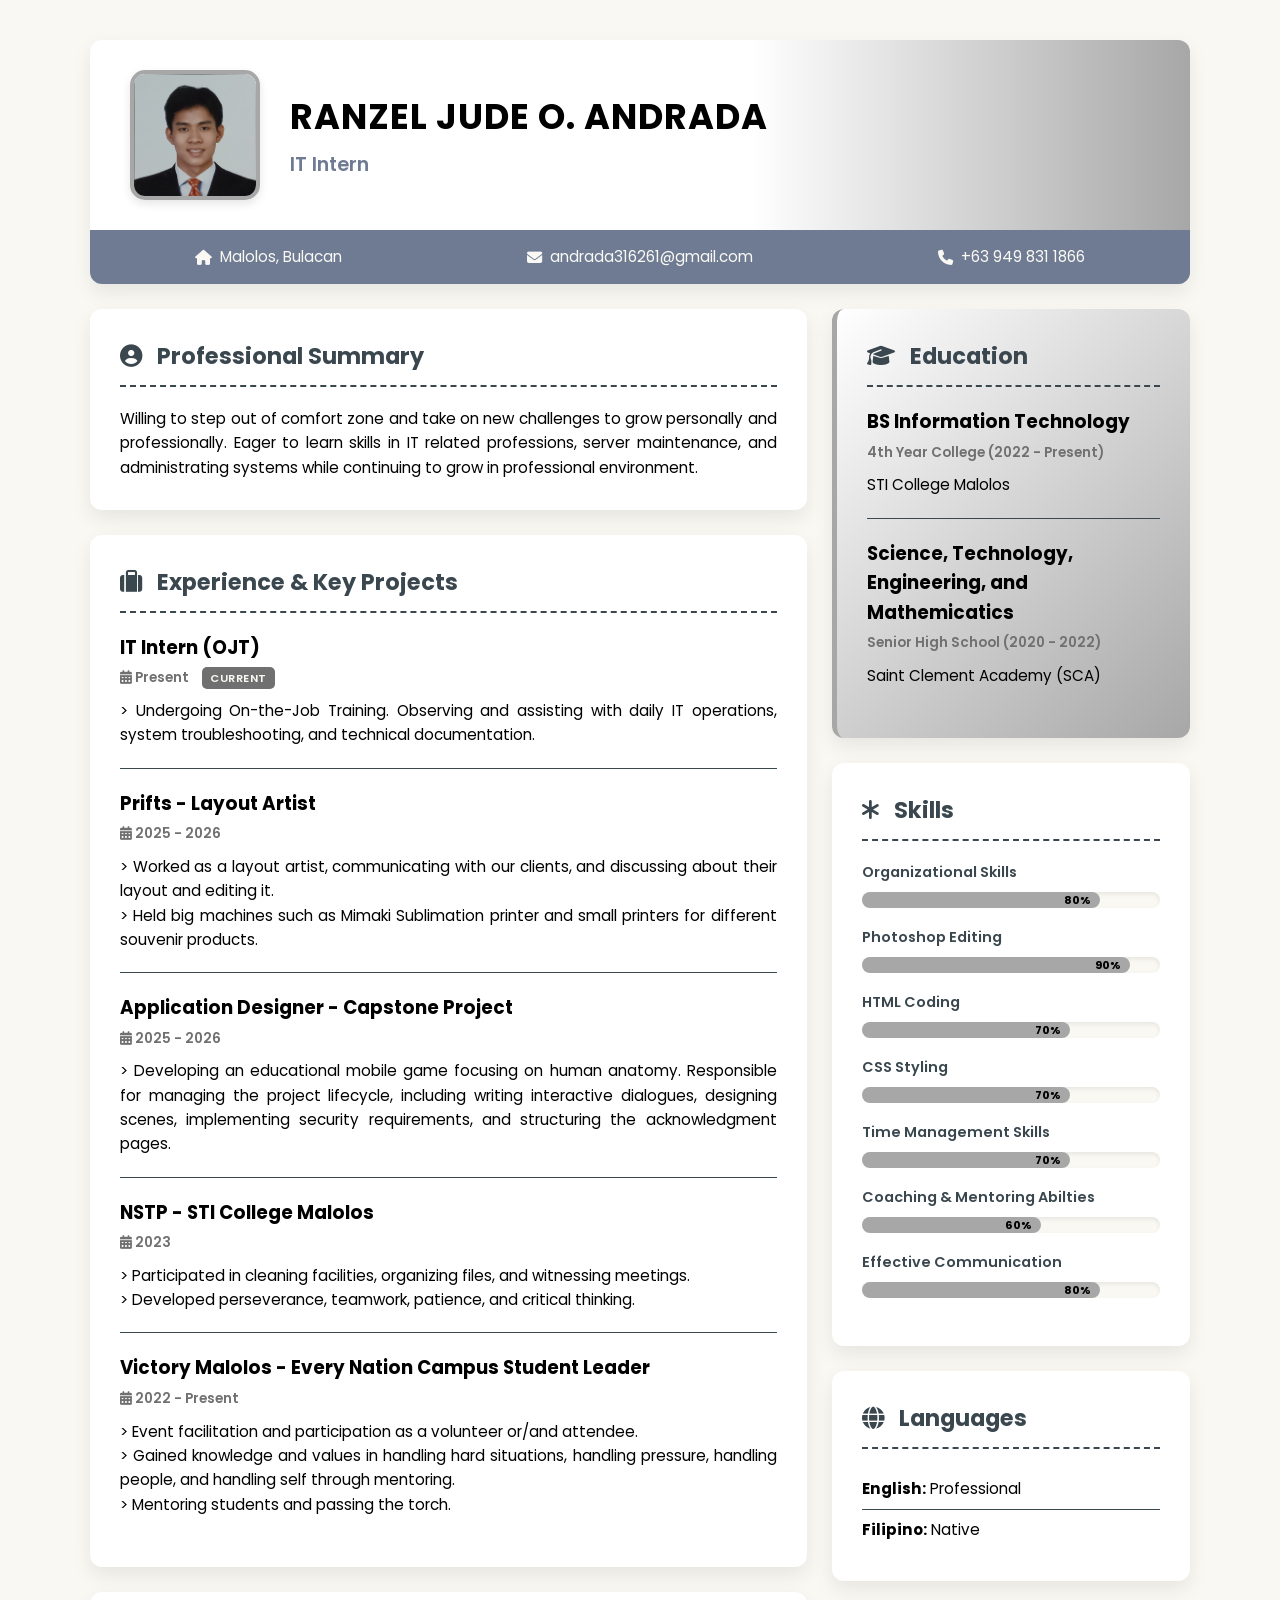
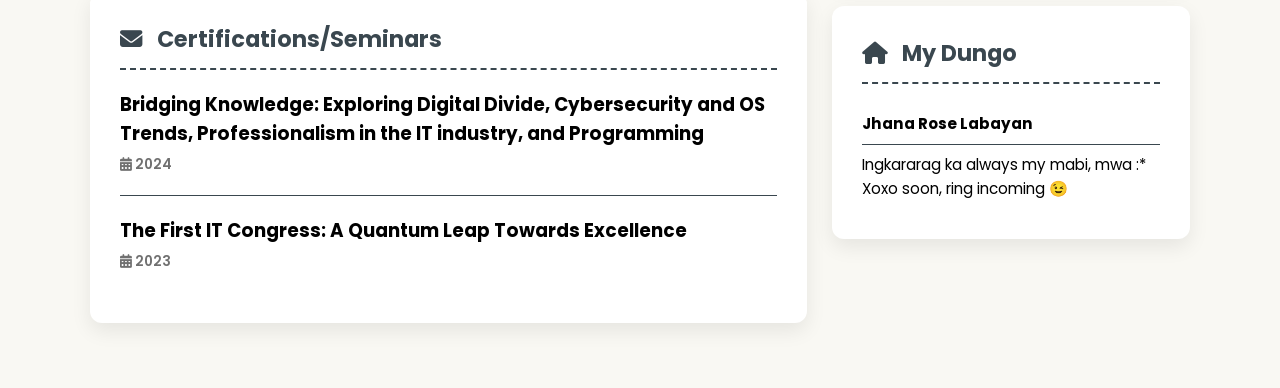
<file: index.html>
<!DOCTYPE html>
<html lang="en">
<head>
    <meta charset="UTF-8">
    <meta name="viewport" content="width=device-width, initial-scale=1.0">
    <title>My Curriculum Vitae</title>
    <link rel="stylesheet" href="vcdesign.css">
    <link rel="stylesheet" href="https://cdnjs.cloudflare.com/ajax/libs/font-awesome/6.4.0/css/all.min.css">
    <link href="https://fonts.googleapis.com/css2?family=Poppins:wght@300;400;600;700&display=swap" rel="stylesheet">
</head>
<body>

<div class="cv-wrapper">
    
    <header class="card header-card">
        <div class="profile-top">
            <img src="1x1.jpg" alt="Profile Picture" class="avatar">
            <div class="name-title-box">
                <h1 class="name-highlight">Ranzel Jude O. Andrada</h1>
                <p class="subtitle">IT Intern</p>
            </div>
        </div>
        <div class="contact-ribbon">
            <span class="contact-item"><i class="fas fa-home icon-green"></i> Malolos, Bulacan</span>
            <span class="contact-item"><i class="fas fa-envelope icon-green"></i> andrada316261@gmail.com</span>
            <span class="contact-item"><i class="fas fa-phone icon-green"></i> +63 949 831 1866</span>
        </div>
    </header>

    <div class="main-grid">
        
        <main class="left-col">
            
            <section class="card content-box">
                <h2 class="section-title"><i class="fas fa-user-circle"></i> Professional Summary</h2>
                <p class="body-text">
                    Willing to step out of comfort zone and take on new challenges to grow personally and professionally. Eager to learn skills in IT related professions, server maintenance, and administrating systems while continuing to grow in professional environment.
                </p>
            </section>

            <section class="card content-box">
                <h2 class="section-title"><i class="fas fa-suitcase"></i> Experience & Key Projects</h2>
                
                <div class="timeline-item">
                    <h3 class="role-title">IT Intern (OJT)</h3>
                    <h4 class="date-location"><i class="fas fa-calendar-alt"></i> Present <span class="tag">Current</span></h4>
                    <p class="body-text">
                        > Undergoing On-the-Job Training. Observing and assisting with daily IT operations, system troubleshooting, and technical documentation.</p>
                </div>

                <hr class="inner-divider">

                <div class="timeline-item">
                    <h3 class="role-title">Prifts - Layout Artist</h3>
                    <h4 class="date-location"><i class="fas fa-calendar-alt"></i> 2025 - 2026</h4>
                    <p class="body-text">
                        > Worked as a layout artist, communicating with our clients, and discussing about their layout and editing it.
                        <br>
                        > Held big machines such as Mimaki Sublimation printer and small printers for different souvenir products.
                    </p>
                </div>

                <hr class="inner-divider">

                <div class="timeline-item">
                    <h3 class="role-title">Application Designer - Capstone Project</h3>
                    <h4 class="date-location"><i class="fas fa-calendar-alt"></i> 2025 - 2026</h4>
                    <p class="body-text">
                        > Developing an educational mobile game focusing on human anatomy. Responsible for managing the project lifecycle, including writing interactive dialogues, designing scenes, implementing security requirements, and structuring the acknowledgment pages.</p>
                </div>

                <hr class="inner-divider">

                <div class="timeline-item">
                    <h3 class="role-title">NSTP - STI College Malolos</h3>
                    <h4 class="date-location"><i class="fas fa-calendar-alt"></i> 2023</h4>
                    <p class="body-text">
                        > Participated in cleaning facilities, organizing files, and witnessing meetings.
                        <br>
                        > Developed perseverance, teamwork, patience, and critical thinking.
                    </p>
                </div>

                <hr class="inner-divider">

                <div class="timeline-item">
                    <h3 class="role-title">Victory Malolos - Every Nation Campus Student Leader</h3>
                    <h4 class="date-location"><i class="fas fa-calendar-alt"></i> 2022 - Present</h4>
                    <p class="body-text">
                        > Event facilitation and participation as a volunteer or/and attendee.
                        <br>
                        > Gained knowledge and values in handling hard situations, handling pressure, handling people, and handling self through mentoring.
                        <br>
                        > Mentoring students and passing the torch.
                    </p>
                </div>
            </section>

            <section class="card content-box">
                <h2 class="section-title"><i class="fas fa-envelope"></i> Certifications/Seminars</h2>

                <div class="timeline-item">
                    <h3 class="role-title">Bridging Knowledge: Exploring Digital Divide, Cybersecurity and OS Trends, Professionalism in the IT industry, and Programming</h3>
                    <h4 class="date-location"><i class="fas fa-calendar-alt"></i> 2024</h4>
                </div>

                <hr class="inner-divider">

                <div class="timeline-item">
                    <h3 class="role-title">The First IT Congress: A Quantum Leap Towards Excellence</h3>
                    <h4 class="date-location"><i class="fas fa-calendar-alt"></i> 2023</h4>
                </div>
            </section>
        </main>

        <aside class="right-col">
            
            <section class="card content-box highlighted-box">
                <h2 class="section-title"><i class="fas fa-graduation-cap"></i> Education</h2>
                <div class="timeline-item">
                    <h3 class="role-title">BS Information Technology</h3>
                    <h4 class="date-location">4th Year College (2022 - Present)</h4>
                    <p class="body-text">STI College Malolos</p>
                </div>

                <hr class="inner-divider">

                <div class="timeline-item">
                    <h3 class="role-title">Science, Technology, Engineering, and Mathemicatics</h3>
                    <h4 class="date-location">Senior High School (2020 - 2022)</h4>
                    <p class="body-text">Saint Clement Academy (SCA)</p>
                </div>
            </section>

            <section class="card content-box">
                <h2 class="section-title"><i class="fas fa-asterisk"></i> Skills</h2>
                
                <div class="skill-item">
                    <p>Organizational Skills</p>
                    <div class="progress-bg">
                        <div class="progress-bar" style="width: 80%;">80%</div>
                    </div>
                </div>
                
                <div class="skill-item">
                    <p>Photoshop Editing</p>
                    <div class="progress-bg">
                        <div class="progress-bar" style="width: 90%;">90%</div>
                    </div>
                </div>

                <div class="skill-item">
                    <p>HTML Coding</p>
                    <div class="progress-bg">
                        <div class="progress-bar" style="width: 70%;">70%</div>
                    </div>
                </div>

                <div class="skill-item">
                    <p>CSS Styling</p>
                    <div class="progress-bg">
                        <div class="progress-bar" style="width: 70%;">70%</div>
                    </div>
                </div>

                <div class="skill-item">
                    <p>Time Management Skills</p>
                    <div class="progress-bg">
                        <div class="progress-bar" style="width: 70%;">70%</div>
                    </div>
                </div>

                <div class="skill-item">
                    <p>Coaching & Mentoring Abilties</p>
                    <div class="progress-bg">
                        <div class="progress-bar" style="width: 60%;">60%</div>
                    </div>
                </div>

                <div class="skill-item">
                    <p>Effective Communication</p>
                    <div class="progress-bg">
                        <div class="progress-bar" style="width: 80%;">80%</div>
                    </div>
                </div>


            </section>

            <section class="card content-box">
                <h2 class="section-title"><i class="fas fa-globe"></i> Languages</h2>
                <ul class="custom-list">
                    <li><strong>English:</strong> Professional</li>
                    <li><strong>Filipino:</strong> Native</li>
                </ul>
            </section>

            <section class="card content-box">
                <h2 class="section-title"><i class="fas fa-home"></i> My Dungo</h2>
                <ul class="custom-list">
                    <li><strong>Jhana Rose Labayan</strong></li>
                    <li>
                        Ingkararag ka always my mabi, mwa :*
                        <br>
                        Xoxo soon, ring incoming 😉
                    </li>
                </ul>
            </section>

        </aside>
    </div>
</div>

</body>
</html>
</file>
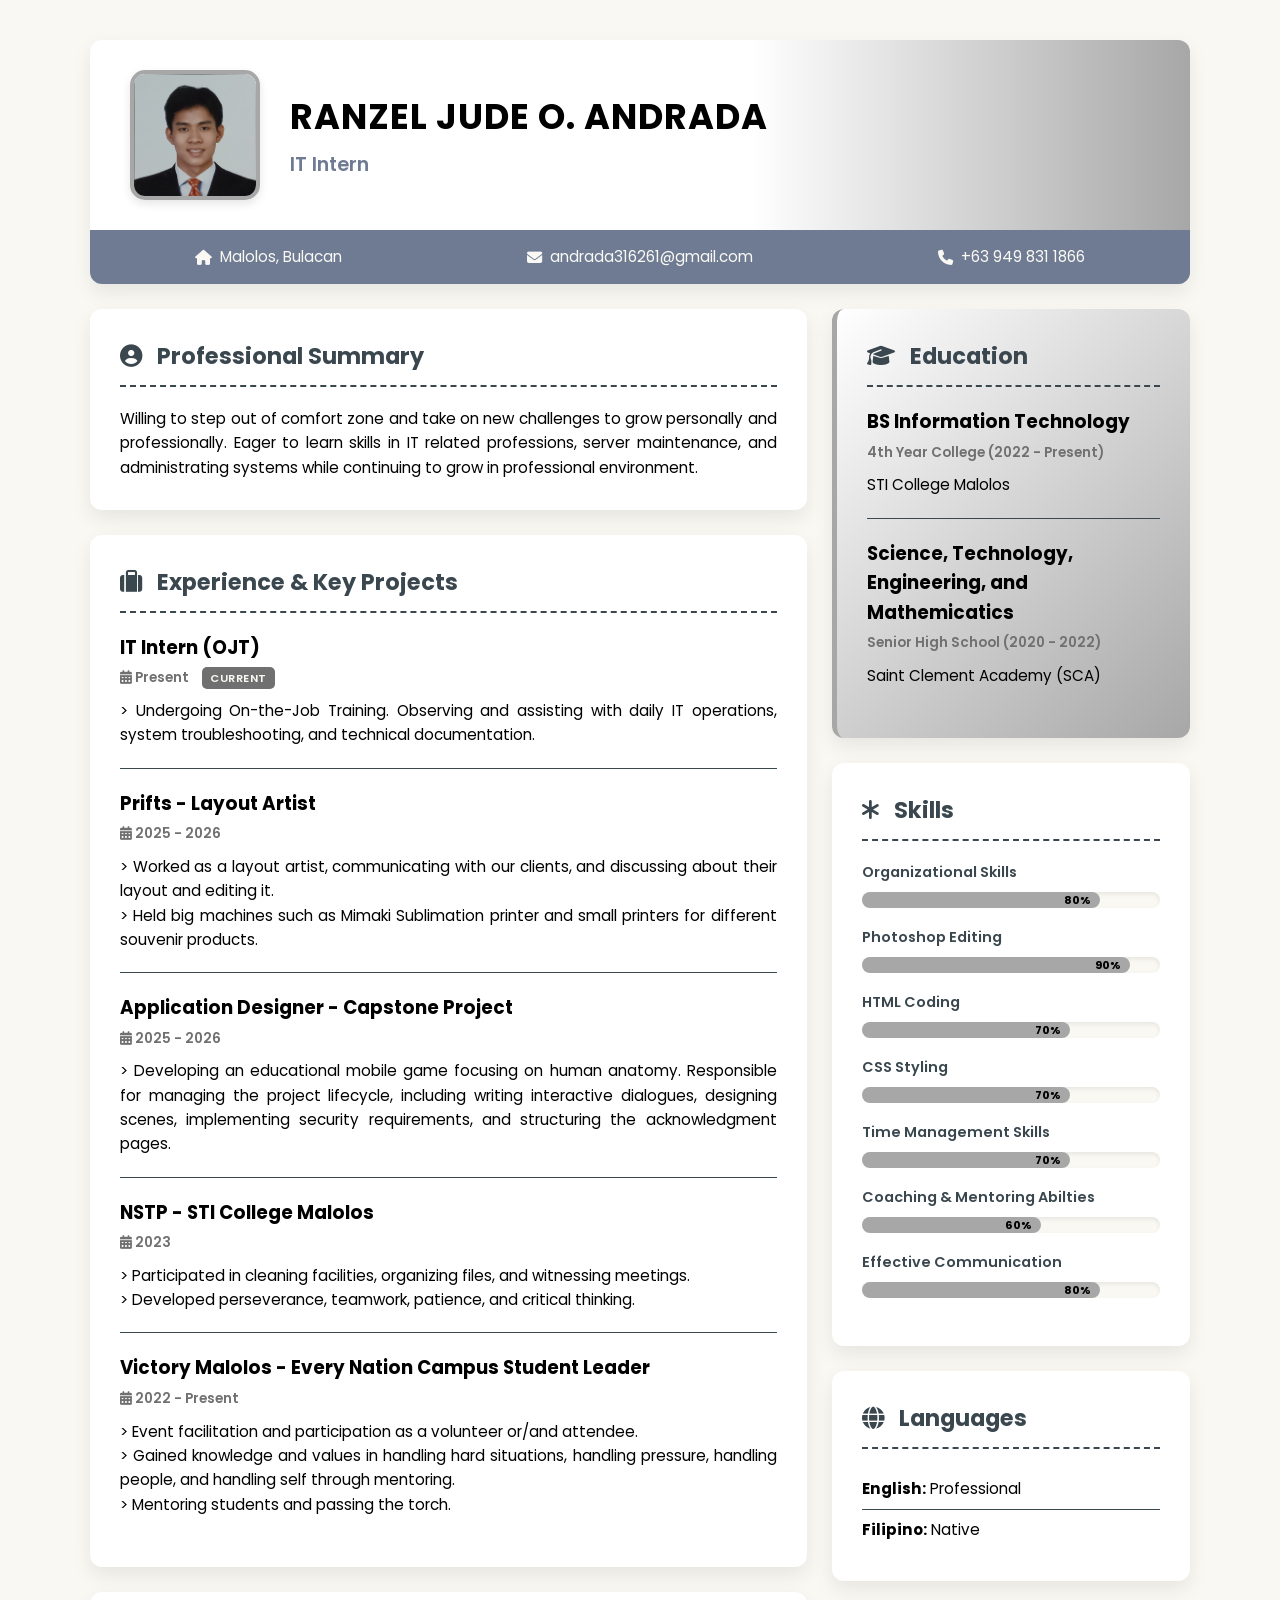
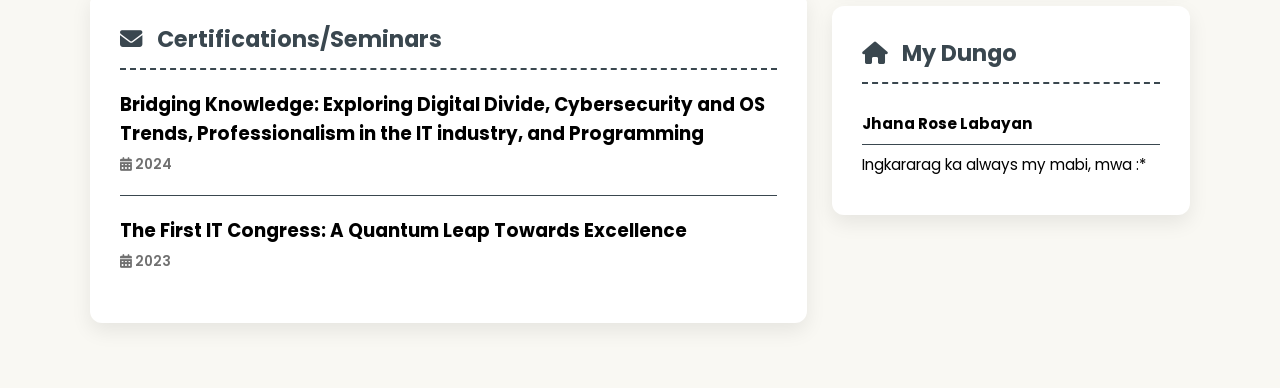
<file: andradacv.html>
<!DOCTYPE html>
<html lang="en">
<head>
    <meta charset="UTF-8">
    <meta name="viewport" content="width=device-width, initial-scale=1.0">
    <title>My Curriculum Vitae</title>
    <link rel="stylesheet" href="vcdesign.css">
    <link rel="stylesheet" href="https://cdnjs.cloudflare.com/ajax/libs/font-awesome/6.4.0/css/all.min.css">
    <link href="https://fonts.googleapis.com/css2?family=Poppins:wght@300;400;600;700&display=swap" rel="stylesheet">
</head>
<body>

<div class="cv-wrapper">
    
    <header class="card header-card">
        <div class="profile-top">
            <img src="1x1.jpg" alt="Profile Picture" class="avatar">
            <div class="name-title-box">
                <h1 class="name-highlight">Ranzel Jude O. Andrada</h1>
                <p class="subtitle">IT Intern</p>
            </div>
        </div>
        <div class="contact-ribbon">
            <span class="contact-item"><i class="fas fa-home icon-green"></i> Malolos, Bulacan</span>
            <span class="contact-item"><i class="fas fa-envelope icon-green"></i> andrada316261@gmail.com</span>
            <span class="contact-item"><i class="fas fa-phone icon-green"></i> +63 949 831 1866</span>
        </div>
    </header>

    <div class="main-grid">
        
        <main class="left-col">
            
            <section class="card content-box">
                <h2 class="section-title"><i class="fas fa-user-circle"></i> Professional Summary</h2>
                <p class="body-text">
                    Willing to step out of comfort zone and take on new challenges to grow personally and professionally. Eager to learn skills in IT related professions, server maintenance, and administrating systems while continuing to grow in professional environment.
                </p>
            </section>

            <section class="card content-box">
                <h2 class="section-title"><i class="fas fa-suitcase"></i> Experience & Key Projects</h2>
                
                <div class="timeline-item">
                    <h3 class="role-title">IT Intern (OJT)</h3>
                    <h4 class="date-location"><i class="fas fa-calendar-alt"></i> Present <span class="tag">Current</span></h4>
                    <p class="body-text">
                        > Undergoing On-the-Job Training. Observing and assisting with daily IT operations, system troubleshooting, and technical documentation.</p>
                </div>

                <hr class="inner-divider">

                <div class="timeline-item">
                    <h3 class="role-title">Prifts - Layout Artist</h3>
                    <h4 class="date-location"><i class="fas fa-calendar-alt"></i> 2025 - 2026</h4>
                    <p class="body-text">
                        > Worked as a layout artist, communicating with our clients, and discussing about their layout and editing it.
                        <br>
                        > Held big machines such as Mimaki Sublimation printer and small printers for different souvenir products.
                    </p>
                </div>

                <hr class="inner-divider">

                <div class="timeline-item">
                    <h3 class="role-title">Application Designer - Capstone Project</h3>
                    <h4 class="date-location"><i class="fas fa-calendar-alt"></i> 2025 - 2026</h4>
                    <p class="body-text">
                        > Developing an educational mobile game focusing on human anatomy. Responsible for managing the project lifecycle, including writing interactive dialogues, designing scenes, implementing security requirements, and structuring the acknowledgment pages.</p>
                </div>

                <hr class="inner-divider">

                <div class="timeline-item">
                    <h3 class="role-title">NSTP - STI College Malolos</h3>
                    <h4 class="date-location"><i class="fas fa-calendar-alt"></i> 2023</h4>
                    <p class="body-text">
                        > Participated in cleaning facilities, organizing files, and witnessing meetings.
                        <br>
                        > Developed perseverance, teamwork, patience, and critical thinking.
                    </p>
                </div>

                <hr class="inner-divider">

                <div class="timeline-item">
                    <h3 class="role-title">Victory Malolos - Every Nation Campus Student Leader</h3>
                    <h4 class="date-location"><i class="fas fa-calendar-alt"></i> 2022 - Present</h4>
                    <p class="body-text">
                        > Event facilitation and participation as a volunteer or/and attendee.
                        <br>
                        > Gained knowledge and values in handling hard situations, handling pressure, handling people, and handling self through mentoring.
                        <br>
                        > Mentoring students and passing the torch.
                    </p>
                </div>
            </section>

            <section class="card content-box">
                <h2 class="section-title"><i class="fas fa-envelope"></i> Certifications/Seminars</h2>

                <div class="timeline-item">
                    <h3 class="role-title">Bridging Knowledge: Exploring Digital Divide, Cybersecurity and OS Trends, Professionalism in the IT industry, and Programming</h3>
                    <h4 class="date-location"><i class="fas fa-calendar-alt"></i> 2024</h4>
                </div>

                <hr class="inner-divider">

                <div class="timeline-item">
                    <h3 class="role-title">The First IT Congress: A Quantum Leap Towards Excellence</h3>
                    <h4 class="date-location"><i class="fas fa-calendar-alt"></i> 2023</h4>
                </div>
            </section>
        </main>

        <aside class="right-col">
            
            <section class="card content-box highlighted-box">
                <h2 class="section-title"><i class="fas fa-graduation-cap"></i> Education</h2>
                <div class="timeline-item">
                    <h3 class="role-title">BS Information Technology</h3>
                    <h4 class="date-location">4th Year College (2022 - Present)</h4>
                    <p class="body-text">STI College Malolos</p>
                </div>

                <hr class="inner-divider">

                <div class="timeline-item">
                    <h3 class="role-title">Science, Technology, Engineering, and Mathemicatics</h3>
                    <h4 class="date-location">Senior High School (2020 - 2022)</h4>
                    <p class="body-text">Saint Clement Academy (SCA)</p>
                </div>
            </section>

            <section class="card content-box">
                <h2 class="section-title"><i class="fas fa-asterisk"></i> Skills</h2>
                
                <div class="skill-item">
                    <p>Organizational Skills</p>
                    <div class="progress-bg">
                        <div class="progress-bar" style="width: 80%;">80%</div>
                    </div>
                </div>
                
                <div class="skill-item">
                    <p>Photoshop Editing</p>
                    <div class="progress-bg">
                        <div class="progress-bar" style="width: 90%;">90%</div>
                    </div>
                </div>

                <div class="skill-item">
                    <p>HTML Coding</p>
                    <div class="progress-bg">
                        <div class="progress-bar" style="width: 70%;">70%</div>
                    </div>
                </div>

                <div class="skill-item">
                    <p>CSS Styling</p>
                    <div class="progress-bg">
                        <div class="progress-bar" style="width: 70%;">70%</div>
                    </div>
                </div>

                <div class="skill-item">
                    <p>Time Management Skills</p>
                    <div class="progress-bg">
                        <div class="progress-bar" style="width: 70%;">70%</div>
                    </div>
                </div>

                <div class="skill-item">
                    <p>Coaching & Mentoring Abilties</p>
                    <div class="progress-bg">
                        <div class="progress-bar" style="width: 60%;">60%</div>
                    </div>
                </div>

                <div class="skill-item">
                    <p>Effective Communication</p>
                    <div class="progress-bg">
                        <div class="progress-bar" style="width: 80%;">80%</div>
                    </div>
                </div>


            </section>

            <section class="card content-box">
                <h2 class="section-title"><i class="fas fa-globe"></i> Languages</h2>
                <ul class="custom-list">
                    <li><strong>English:</strong> Professional</li>
                    <li><strong>Filipino:</strong> Native</li>
                </ul>
            </section>

            <section class="card content-box">
                <h2 class="section-title"><i class="fas fa-home"></i> My Dungo</h2>
                <ul class="custom-list">
                    <li><strong>Jhana Rose Labayan</strong></li>
                    <li>Ingkararag ka always my mabi, mwa :*</li>
                </ul>
            </section>

        </aside>
    </div>
</div>

</body>
</html>
</file>
<file: vcdesign.css>
/* Color Palette Variables */
:root {
    --bg-pastel-white: #F9F8F3;
    --card-white: #FFFFFF;
    --dark-blue: #0053d7;
    --light-blue: #6e7b93;
    --light-gray: #a7a7a7;
    --dark-gray: #707070;
    --black: #000000;
    --medyo-blue: #3a474f;
    
}

/* Global Styles */
* {
    box-sizing: border-box;
    margin: 0;
    padding: 0;
}

body {
    font-family: 'Poppins', sans-serif;
    background-color: var(--bg-pastel-white);
    color: var(--text-main);
    line-height: 1.6;
    padding: 40px 20px;
}

/* Layout Containers */
.cv-wrapper {
    max-width: 1100px;
    margin: 0 auto;
    display: flex;
    flex-direction: column;
    gap: 25px;
}

.main-grid {
    display: grid;
    grid-template-columns: 2fr 1fr; /* Left col is twice as wide as right col */
    gap: 25px;
}

/* Shared Card Styles */
.card {
    background-color: var(--card-white);
    border-radius: 12px;
    box-shadow: 0 8px 20px rgba(0, 0, 0, 0.08);
    overflow: hidden;
}

.content-box {
    padding: 30px;
    margin-bottom: 25px; /* Spaces out stacked cards */
}

.highlighted-box {
    background: linear-gradient(135deg, var(--card-white) 0%, var(--light-gray) 100%);
    border-left: 5px solid var(--light-gray);
}

/* Header Banner Styles */
.header-card {
    display: flex;
    flex-direction: column;
    background: linear-gradient(to right, var(--card-white) 60%, var(--light-gray) 100%);
}

.profile-top {
    display: flex;
    align-items: center;
    padding: 30px 40px;
    gap: 30px;
}

.avatar {
    width: 130px;
    height: 130px;
    border-radius: 15px;
    object-fit: cover;
    border: 4px solid var(--light-gray);
    box-shadow: 0 4px 10px rgba(0,0,0,0.1);
}

.name-highlight {
    color: var(--black);
    font-size: 2.2rem;
    font-weight: 700;
    text-transform: uppercase;
    letter-spacing: 1px;
    margin-bottom: 5px;
}

.subtitle {
    color: var(--light-blue);
    font-weight: 600;
    font-size: 1.2rem;
}

.contact-ribbon {
    background-color: var(--light-blue);
    display: flex;
    justify-content: space-around;
    padding: 15px 20px;
    color: var(--bg-pastel-white);
    flex-wrap: wrap;
    gap: 15px;
}

.contact-item {
    font-size: 0.95rem;
    display: flex;
    align-items: center;
    gap: 8px;
}

.contact-ribbon .icon-green {
    color: var(--bg-pastel-white);
}

/* Typography & Elements */
.icon-green {
    color: var(--dark-gray);
}

.section-title {
    color: var(--medyo-blue);
    font-size: 1.4rem;
    border-bottom: 2px dashed var(--medyo-blue);
    padding-bottom: 10px;
    margin-bottom: 20px;
}

.section-title i {
    color: var(--medyo-blue);
    margin-right: 10px;
}

.body-text {
    color: var(--text-muted);
    font-size: 0.95rem;
    text-align: justify;
}

/* Timeline/Experience Styling */
.timeline-item {
    margin-bottom: 20px;
}

.role-title {
    color: var(--black);
    font-size: 1.15rem;
    font-weight: 700;
}

.date-location {
    color: var(--dark-gray);
    font-size: 0.85rem;
    font-weight: 600;
    margin: 5px 0 10px 0;
}

.tag {
    background-color: var(--dark-gray);
    color: var(--bg-pastel-white);
    padding: 3px 8px;
    border-radius: 5px;
    font-size: 0.7rem;
    margin-left: 10px;
    text-transform: uppercase;
    letter-spacing: 0.5px;
}

.inner-divider {
    border: none;
    height: 1px;
    background-color: var(--medyo-blue);
    margin: 20px 0;
}

/* Skills Progress Bars */
.skill-item {
    margin-bottom: 18px;
}

.skill-item p {
    font-size: 0.9rem;
    font-weight: 600;
    margin-bottom: 8px;
    color: var(--medyo-blue);
}

.progress-bg {
    background-color: var(--bg-pastel-white);
    border-radius: 10px;
    height: 16px;
    width: 100%;
    box-shadow: inset 0 2px 4px rgba(0,0,0,0.08);
}

.progress-bar {
    background-color: var(--light-gray);
    height: 100%;
    border-radius: 10px;
    color: var(--black);
    font-size: 0.7rem;
    text-align: right;
    padding-right: 10px;
    line-height: 16px;
    font-weight: bold;
}

/* Lists */
.custom-list {
    list-style-type: none;
}

.custom-list li {
    padding: 8px 0;
    border-bottom: 1px solid var(--medyo-blue);
    color: var(--text-muted);
    font-size: 0.95rem;
}

.custom-list li:last-child {
    border-bottom: none;
}

/* Responsive Design for smaller screens */
@media (max-width: 850px) {
    .main-grid {
        grid-template-columns: 1fr; /* Stacks the columns on mobile */
    }
    .profile-top {
        flex-direction: column;
        text-align: center;
    }
}
</file>
